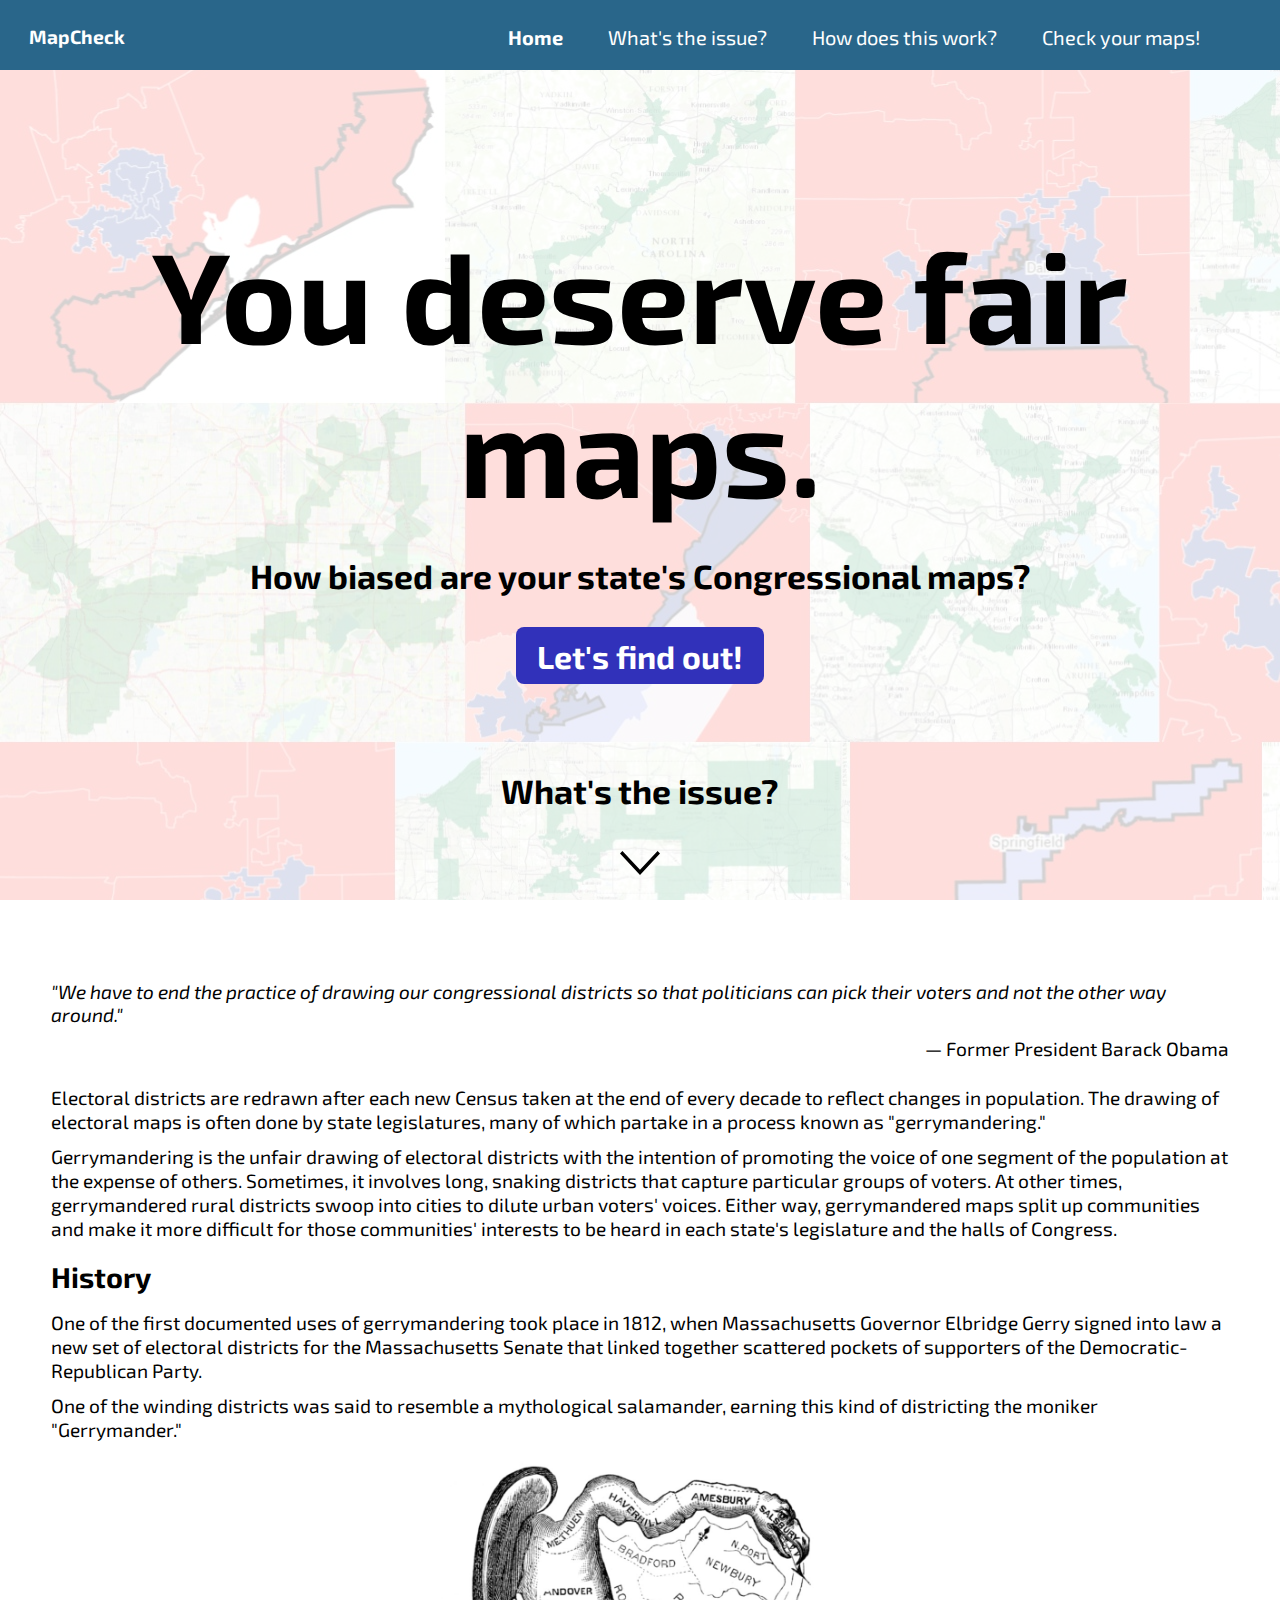
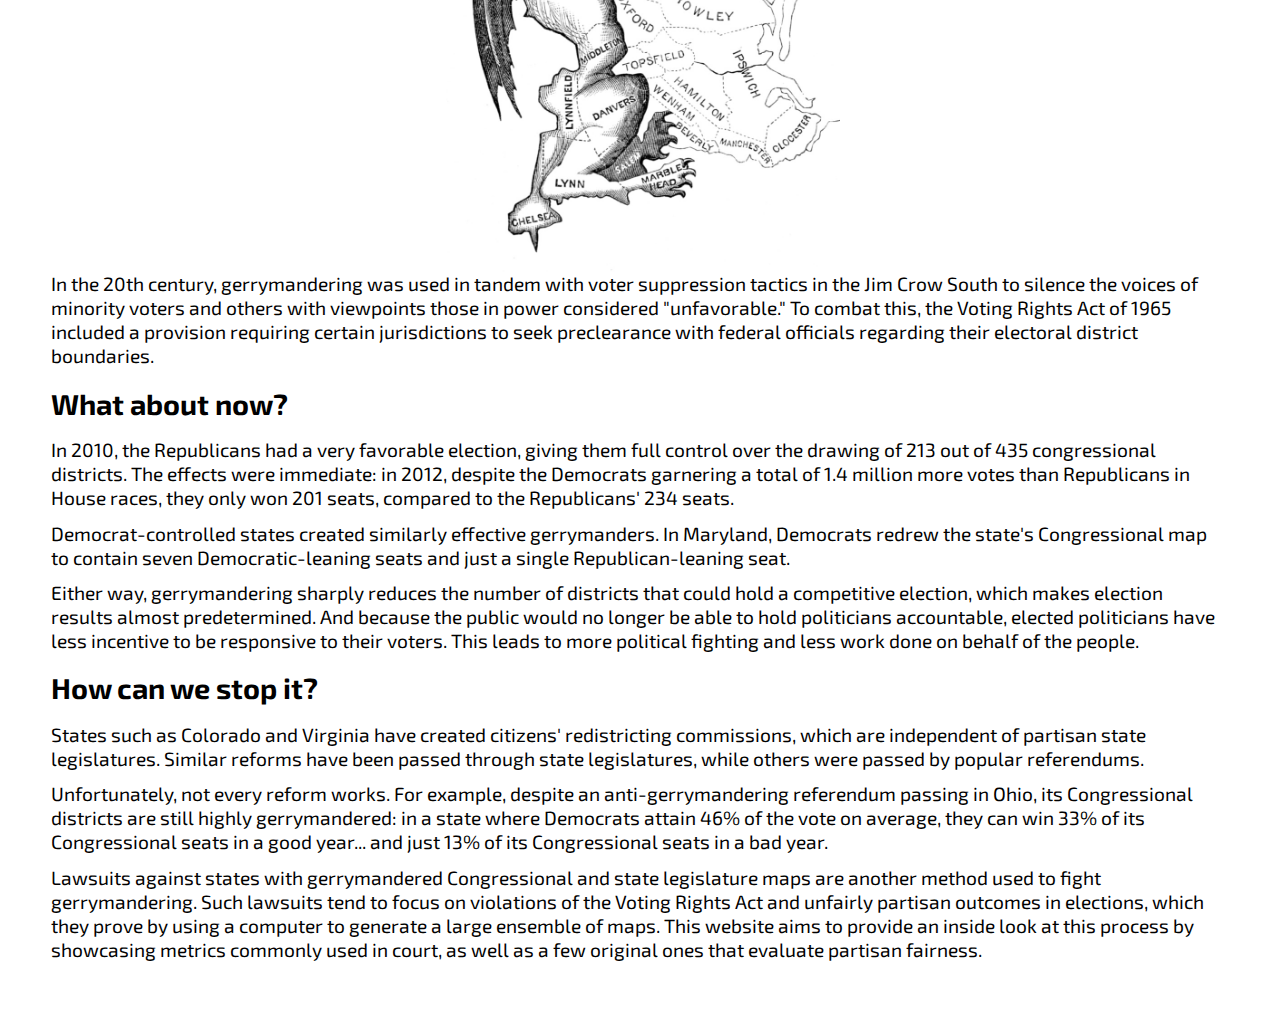
<file: index.html>
<!DOCTYPE html>
<html lang="en">
<head>
    <meta charset="UTF-8">
    <meta http-equiv="X-UA-Compatible" content="IE=edge">
    <meta name="viewport" content="width=device-width, initial-scale=1.0">
    <title>MapCheck</title>
    <link rel="stylesheet" href="./css/main.css">
</head>
<body>
    <div class="navbar">
        <div class="container">
            <a href="#" class="big-name">MapCheck</a>
            
            <img id="mobile-cta" class="mobile-menu" src="img/menu.svg" alt="Open Navigation">

            <nav>
                <img id="mobile-exit" class="mobile-menu-exit" src="img/exit.svg" alt="Close Navigation">
                <ul class="primary-nav">
                    <li class="current"><a href="#">Home</a></li>
                    <li><a href="#issue">What's the issue?</a></li>
                    <li><a href="./process.html">How does this work?</a></li>
                    <li><a href="./map-check.html">Check your maps!</a></li>
                </ul>
            </nav>
        </div>
    </div>
    <section class="hero">
        <div class="background">
            <div class="pic"></div>
        </div>
        <div class="container">
            <div class="title">
                <h1>You deserve fair maps.</h1>
            </div>
            <div class="subtitle">
                <h2>How biased are your state's Congressional maps?</h2>
            </div>
            <div class="hero-cta">
                <a href="./map-check.html">Let's find out!</a>
            </div>
            <div class="issue">
                <h2>What's the issue?</h2>
                <a href="#issue">
                    <img src="./img/down_arrow.svg" alt="Down arrow">
                </a>
            </div>
        </div>
    </section>
    <section class="explainer">
        <div class="container" id="issue">
            <div class="quote">"We have to end the practice of drawing our congressional districts so 
                that politicians can pick their voters and not the other way around."</div>
            <div class="quote-attr">— Former President Barack Obama</div>
            <div class="description">
                <p>Electoral districts are redrawn after each new Census taken at the end of every 
                    decade to reflect changes in population. The drawing of electoral maps is often done 
                    by state legislatures, many of which partake in a process known as "gerrymandering."
                </p>
                <p>Gerrymandering is the unfair drawing of electoral districts with the intention of 
                    promoting the voice of one segment of the population at the expense of others. 
                    Sometimes, it involves long, snaking districts that capture particular groups of 
                    voters. At other times, gerrymandered rural districts swoop into cities to dilute urban 
                    voters' voices. Either way, gerrymandered maps split up communities and make it more 
                    difficult for those communities' interests to be heard in each state's legislature 
                    and the halls of Congress.
                </p>

                <h2>History</h2>
                <p>One of the first documented uses of gerrymandering took place in 1812, when Massachusetts 
                    Governor Elbridge Gerry signed into law a new set of electoral districts for the 
                    Massachusetts Senate that linked together scattered pockets of supporters of the 
                    Democratic-Republican Party.
                </p>
                <p>One of the winding districts was said to resemble a mythological salamander, earning this 
                    kind of districting the moniker "Gerrymander."
                </p>
                <img src="./img/original_gerrymander.jpg" alt="The original gerrymander">
                <p>In the 20th century, gerrymandering was used in tandem with voter suppression tactics in 
                    the Jim Crow South to silence the voices of minority voters and others with viewpoints 
                    those in power considered "unfavorable." To combat this, the Voting Rights Act of 1965 
                    included a provision requiring certain jurisdictions to seek preclearance with federal 
                    officials regarding their electoral district boundaries.
                </p>

                <h2>What about now?</h2>
                <p>In 2010, the Republicans had a very favorable election, giving them full control over the 
                    drawing of 213 out of 435 congressional districts. The effects were immediate: in 2012, 
                    despite the Democrats garnering a total of 1.4 million more votes than Republicans in 
                    House races, they only won 201 seats, compared to the Republicans' 234 seats.
                </p>
                <p>Democrat-controlled states created similarly effective gerrymanders. In Maryland, Democrats 
                    redrew the state's Congressional map to contain seven Democratic-leaning seats and just 
                    a single Republican-leaning seat.
                </p>
                <p>Either way, gerrymandering sharply reduces the number of districts that could hold a 
                    competitive election, which makes election results almost predetermined. And because the 
                    public would no longer be able to hold politicians accountable, elected politicians have 
                    less incentive to be responsive to their voters. This leads to more political fighting and 
                    less work done on behalf of the people.
                </p>

                <h2>How can we stop it?</h2>
                <p>States such as Colorado and Virginia have created citizens' redistricting commissions, which 
                    are independent of partisan state legislatures. Similar reforms have been passed through state 
                    legislatures, while others were passed by popular referendums.
                </p>
                <p>Unfortunately, not every reform works. For example, despite an anti-gerrymandering referendum 
                    passing in Ohio, its Congressional districts are still highly gerrymandered: in a state where 
                    Democrats attain 46% of the vote on average, they can win 33% of its Congressional seats in a 
                    good year... and just 13% of its Congressional seats in a bad year.
                </p>
                <p>Lawsuits against states with gerrymandered Congressional and state legislature maps are another 
                    method used to fight gerrymandering. Such lawsuits tend to focus on violations of the Voting 
                    Rights Act and unfairly partisan outcomes in elections, which they prove by using a computer 
                    to generate a large ensemble of maps. This website aims to provide an inside look at this 
                    process by showcasing metrics commonly used in court, as well as a few original ones that 
                    evaluate partisan fairness.
                </p>
            </div>
        </div>
    </section>
    <script src="js/index.js"></script>
</body>
</html>
</file>
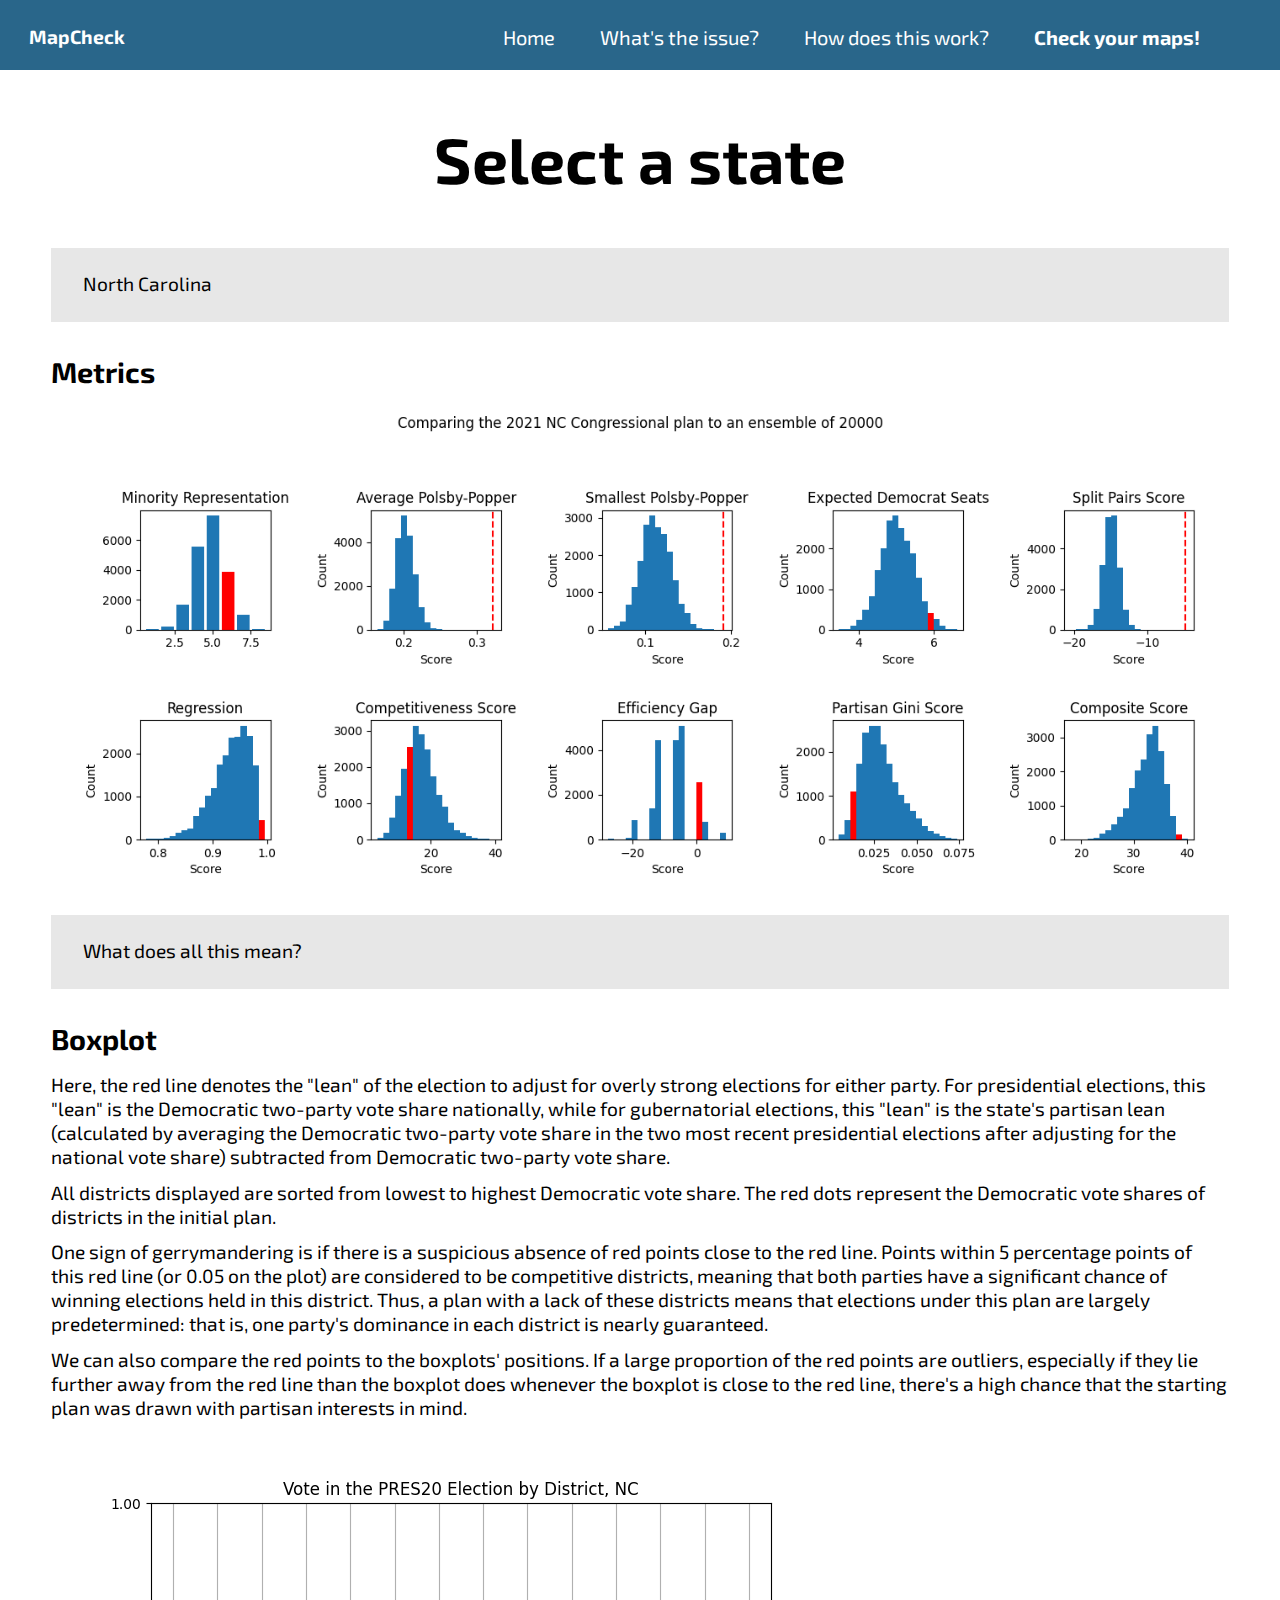
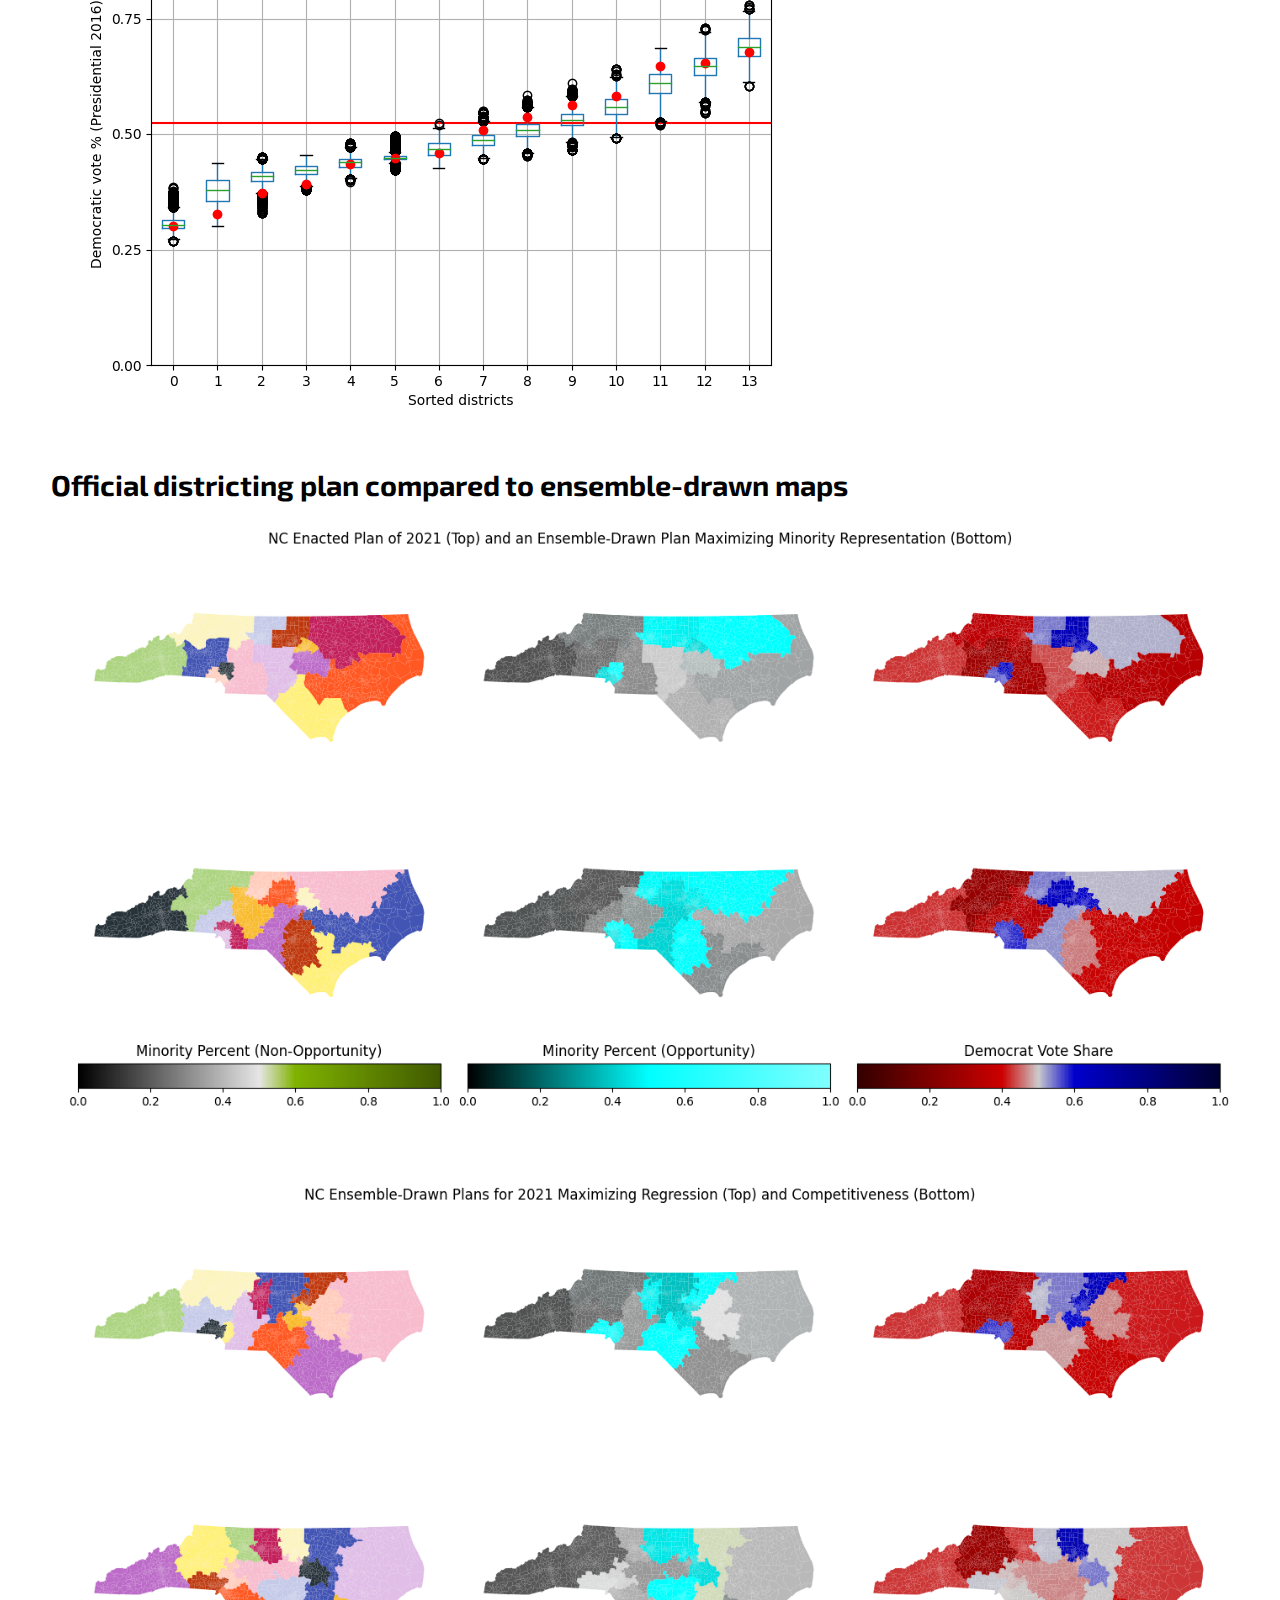
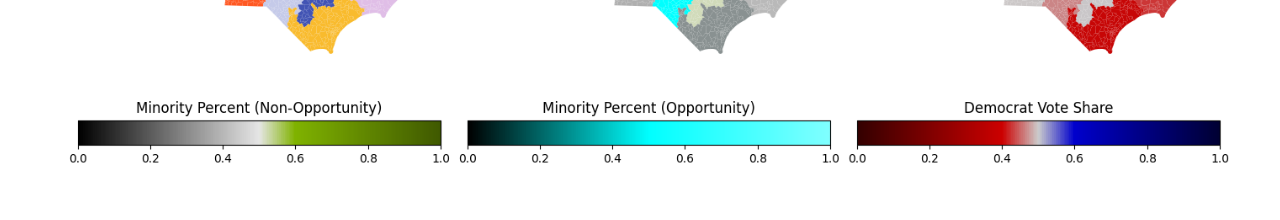
<file: map-check.html>
<!DOCTYPE html>
<html lang="en">
<head>
    <meta charset="UTF-8">
    <meta http-equiv="X-UA-Compatible" content="IE=edge">
    <meta name="viewport" content="width=device-width, initial-scale=1.0">
    <title>MapCheck</title>
    <link rel="stylesheet" href="./css/main.css">
</head>
<body>
    <div class="navbar">
        <div class="container">
            <a href="./index.html" class="big-name">MapCheck</a>
            
            <img id="mobile-cta" class="mobile-menu" src="img/menu.svg" alt="Open Navigation">

            <nav>
                <img id="mobile-exit" class="mobile-menu-exit" src="img/exit.svg" alt="Close Navigation">
                <ul class="primary-nav">
                    <li><a href="./index.html">Home</a></li>
                    <li><a href="./index.html#issue">What's the issue?</a></li>
                    <li><a href="./process.html">How does this work?</a></li>
                    <li class="current"><a href="#">Check your maps!</a></li>
                </ul>
            </nav>
        </div>
    </div>
    <section class="select">
        <div class="container">
            <div class="title">
                <h1>Select a state</h1>
            </div>
        </div>
    </section>
    <section class="analysis">
        <div class="container">
            <button type="button" class="collapsible">
                <p id="selection">North Carolina</p>
            </button>
            <div class="content">
                <div class="more-content">
                    <form method="" action="" name="stateSelector">
                        <select size="8" name="switch" onchange="switchImage();" class="selector">
                            <option value="0">Arizona*</option>
                            <option value="1">Colorado*</option>
                            <option value="2">Georgia*</option>
                            <option value="3">Illinois</option>
                            <option value="4">Michigan*</option>
                            <option value="5">Minnesota*</option>
                            <option value="6">North Carolina</option>
                            <option value="7">Ohio</option>
                            <option value="8">Pennsylvania*</option>
                            <option value="9">South Carolina</option>
                            <option value="10">Texas*</option>
                            <option value="11">Wisconsin*</option>
                        </select>
                    </form>
                </div>
                <div class="disclaimer">
                    <p>States indicated with * are analyzed using their 2010 plans, as I do not yet have their 2020 data.</p>
                </div>
            </div>
            <h2>Metrics</h2>
            <img src="./output/NC/ensemble.png" name="ensemble" class="ensemble"/>
            <button type="button" class="collapsible">
                <p>What does all this mean?</p>
            </button>
            <div class="content">
                <div class="more-content">
                    <ul class="description">
                        <li>
                            <b>Minority representation</b>
                            <p>Districting plans that suppress minority representation are illegal under the Equal 
                                Protection Clause of the 14th Amendment. Under the loosest interpretation of this 
                                restriction, any map that, when compared to maps in the ensemble, contains a 
                                below-average number of minority opportunity districts is illegal. More liberal 
                                interpretations of this restriction may require plans to maximize minority 
                                representation when it is possible to do so without sacrificing traditional 
                                redistricting principles, such as compactness and preservation of communities of 
                                interest.
                            </p>
                            <p> A district is categorized as a minority opportunity district if one of the following 
                                conditions are satisfied:
                            </p>
                            <p>- At least 53% of the district's population is of a racial minority. The additional 
                                3% above the majority-minority baseline is necessary to ensure that minority voters 
                                are able to elect a candidate of their choice, even if their turnout is depressed.
                            </p>
                            <p>- At least 53% of the district's vote share in a 50-50 national environment goes 
                                towards Democrats, and minority voters make up a majority of the Democrats' voter 
                                base so that they can elect their desired candidate in the primary.
                            </p>
                            <p>Currently, my algorithm assumes that 80% of minority votes are for Democrats 
                                regardless of geographic location (which has a significant effect on how people vote). 
                                I based this estimate off of the 
                                <a href="https://www.pewresearch.org/politics/2018/08/09/an-examination-of-the-2016-electorate-based-on-validated-voters/">
                                    2016 national exit polls,
                                </a> in which roughly 79% of minority voters voted for Clinton, and the 
                                <a href="https://www.cnn.com/election/2020/exit-polls/president/national-results">
                                    2020 national exit polls,
                                </a> in which roughly 74% of minority voters voted for Biden.
                                In the future, this can be improved upon by using an ecological interference model 
                                to estimate how individual minority groups voted in each precinct. This will give a 
                                much more accurate result than assuming every minority group gives the same share 
                                of their votes to Democrats.
                            </p>
                        </li>
                        <li>
                            <b>Polsby-Popper</b>
                            <p>Suppose a certain district has perimeter P. Then the Polsby-Popper score for that 
                                district is the ratio of the area of that district to the area of a circle that 
                                also has perimeter P. See 
                                <a href="http://hdl.handle.net/20.500.13051/17448">this article</a>
                                for more information.
                            </p>
                            <p>Unusually low Polsby-Popper scores may be an indicator of long, snaking districts 
                                that are highly gerrymandered. However, every score must be taken in context with 
                                the rest of the ensemble. For example, a district that includes Michigan's Upper 
                                Peninsula naturally has an extremely low Polsby-Popper score, as it needs to take 
                                in a lot of small, jagged islands, as well as the rough Upper Peninsula itself.
                            </p>
                        </li>
                        <li>
                            <b>Expected Democrat seats</b>
                            <p>The probability of a Democrat winning in each district is calculated using two 
                                normal distributions overlaid on top of each other. The first normal 
                                distribution is centered around the Democratic vote share in the district and has 
                                standard deviation 0.03, representing cycle-level differences in the Democratic 
                                vote share. The second normal distribution is centered at points drawn from 
                                the first normal distribution, has standard deviation 0.02, and represents 
                                district-level variations in the Democratic vote share. The expected number of 
                                seats won by Democrats is the sum of all of these values throughout each district.  
                                This works by Linearity of Expectation, a mathematical property that allows us to 
                                ignore the fact that Democratic vote shares in the same election cycle are 
                                correlated with each other.
                            </p>
                            <p>This is essentially a simplified version of the Bayesian hierarchical model used by 
                                <a href="https://planscore.org/models/data/2022F/">PlanScore</a> to calculate the 
                                probability of each party winning an election in each district. The largest 
                                difference is that this simplified version recenters the Democratic vote based on 
                                the partisan lean of the overall election (explained in the "Boxplot" section).
                            </p>
                        </li>
                        <li>
                            <b>Split pairs score</b>
                            <p>Timmy is a voter who doesn't remember what district he lives in! For some reason, 
                                instead of searching for this information on Google, Timmy asks a random person 
                                that lives in his county what district they live in. The split pairs score of a 
                                county is the probability that Timmy and the random person he asked live in 
                                different districts. The split pairs score of the entire map is the sum of each 
                                county's split pairs score.
                            </p>
                            <p>For some reason, I negated this score. This doesn't affect anything, however.</p>
                            <p>A plan that splits fewer counties and attempts to keep split counties mostly 
                                intact is less confusing for voters. Conversely, a plan with a large number of 
                                county splits and few intact counties is not only more confusing for voters, it 
                                could also be an indication of gerrymandering.
                            </p>
                            <p>As the ensemble-generated plans are blind to county boundary lines, they tend to 
                                trespass these indiscriminately. Thus, if an enacted plan has a split pairs score 
                                similar or not much higher (or even lower) than the plans in the ensemble, it could 
                                be an indicatino of gerrymandering.
                            </p>
                        </li>
                        <li>
                            <b>Regression</b>
                            <p>To calculate the regression score of a plan, the districts are first sorted by 
                                their Democratic vote shares (see the boxplot in the next section). Next, the 
                                program fits the points to a linear regression and calculates the R-squared 
                                coefficient. A low regression score indicates that the enacted plan may have an 
                                unnecessarily large jump in the partisan leans of its districts, an indicator 
                                of gerrymandering.
                            </p>
                            <p>Comparing an enacted plan's regression score to the scores of plans in a large 
                                ensemble allows us to examine the plan's regression score in context of the 
                                political geography of the state. Doing so allows us to see that in some states, 
                                such as Ohio and North Carolina, a near-perfect regression score of greater than 
                                0.99 can be achieved, while in other states like Pennsylvania, reasonably compact 
                                plans that achieve a regression score above 0.95 are extremely rare.
                            </p>
                        </li>
                        <li>
                            <b>Competitiveness score</b>
                            <p>The competitiveness score for each district is calculated by finding 
                                the party that is less likely to win the district, then doubling the percent 
                                chance that this party wins the district's election. This caps the district's 
                                score at 100. The competitiveness score for the entire map is computed by 
                                averaging the competitiveness scores for each district in the map.
                            </p>
                            <p>Competitive elections make it easier for the public to hold their elected officials 
                                accountable, so a plan with a high competitiveness score could promote more 
                                responsive (and responsible) elected officials. However, this can also be an
                                indication of a failed gerrymander: that is, a map with formerly "safe" districts 
                                for one party that voter realignments have made more competitive. Examples include 
                                Georgia's 6th and 7th Congressional Districts, as well as Virginia's 10th 
                                Congressional District, where I used to live, in the late 2010s.
                            </p>
                        </li>
                        <li>
                            <b>Efficiency gap</b>
                            <p>Each party only needs a simple majority of the votes, or 50% and one additional 
                                vote, to win. Every vote above this 50% +1 threshold for the winning party, and 
                                every vote for the losing party, has no effect on the outcome. We call all of 
                                these votes "wasted votes."
                            </p>
                            <p>To calculate the efficiency gap, we first subtract the number of wasted votes for 
                                the Democratic party from the number of wasted votes for the Republican party, then 
                                divide this number by the total number of votes. An abnormally large efficiency 
                                gap, especially when compared to the efficiency gaps of plans in the ensemble, 
                                is usually a reliable indicator of gerrymandering.
                            </p>
                            <p>For more information, check out 
                                <a href="https://papers.ssrn.com/sol3/papers.cfm?abstract_id=2457468">this article</a>.
                            </p>
                        </li>
                        <li>
                            <b>Partisan Gini score</b>
                            <p>Like with calculating regression, we sort each district by their Democratic vote shares.
                                However, instead of using points, we use a histogram with the x-axis scaled from 0 to 1.
                                So for example, if we are trying to draw a map of n districts, the district with the 
                                second-smallest Democratic vote share would have a bar running from 1/n to 2/n, and its 
                                height would be its Democratic vote share.
                            </p>
                            <p>To calculate the partisan Gini score, we find the area of this graph's intersection with 
                                its reflection about (.5, .5). Abnormally high partisan Gini scores are strong indicators 
                                of partisan gerrymandering.
                            </p>
                        </li>
                        <li>
                            <b>Composite score</b>
                            <p>After computing all of these metrics, we need to redo some of them! For the category 
                                "expected Democrat seats," we calculate the average throughout all plans in our ensemble,
                                then replace every value with its (positive) deviation from the mean. This means both an 
                                excessive Republican number of seats and an excessive Democratic number of seats are 
                                weighted the same way, instead of having one positive and one negative. Next, we 
                                normalize the metrics so that their standard deviations in the ensemble are roughly 1. 
                                Additionally, we assign negative weighting for metrics where a higher value is indicative 
                                of gerrymandering, such as the partisan Gini score. After taht, we scale important metrics 
                                up and less important or already covered metrics down. For example, average Polsby-Popper 
                                is scaled down by about 50%, since important parts of it are already covered by minimum 
                                Polsby-Popper. Finally, we add all of these together to produce the composite score.
                            </p>
                            <p>An enacted plan with an abnormally low composite score must have scored low on multiple 
                                metrics, meaning it failed many gerrymandering tests and was likely drawn to be either a 
                                racial or partisan gerrymander (or both).
                            </p>
                        </li>
                    </ul>
                </div>
            </div>

            <h2>Boxplot</h2>
            <p>Here, the red line denotes the "lean" of the election to adjust for overly strong elections 
                for either party. For presidential elections, this "lean" is the Democratic two-party vote 
                share nationally, while for gubernatorial elections, this "lean" is the state's partisan lean 
                (calculated by averaging the Democratic two-party vote share in the two most recent 
                presidential elections after adjusting for the national vote share) subtracted from Democratic 
                two-party vote share.
            </p>
            <p>All districts displayed are sorted from lowest to highest Democratic vote share. The red dots 
                represent the Democratic vote shares of districts in the initial plan.
            </p>
            <p>One sign of gerrymandering is if there is a suspicious absence of red points close to the red line. 
                Points within 5 percentage points of this red line (or 0.05 on the plot) are considered to be 
                competitive districts, meaning that both parties have a significant chance of winning elections 
                held in this district. Thus, a plan with a lack of these districts means that elections under this 
                plan are largely predetermined: that is, one party's dominance in each district is nearly guaranteed.
            </p>
            <p>We can also compare the red points to the boxplots' positions. If a large proportion of the red points 
                are outliers, especially if they lie further away from the red line than the boxplot does whenever 
                the boxplot is close to the red line, there's a high chance that the starting plan was drawn with 
                partisan interests in mind.
            </p>
            <img src="./output/NC/boxplot.png" name="boxplot" class="boxplot"/>
            
            <h2>Official districting plan compared to ensemble-drawn maps</h2>
            <img src="./output/NC/map1.png" name="map1" class="map1"/>
            <img src="./output/NC/map2.png" name="map2" class="map2"/>
            
        </div>
    </section>
    <script src="js/index.js"></script>
</body>
</html>
</file>
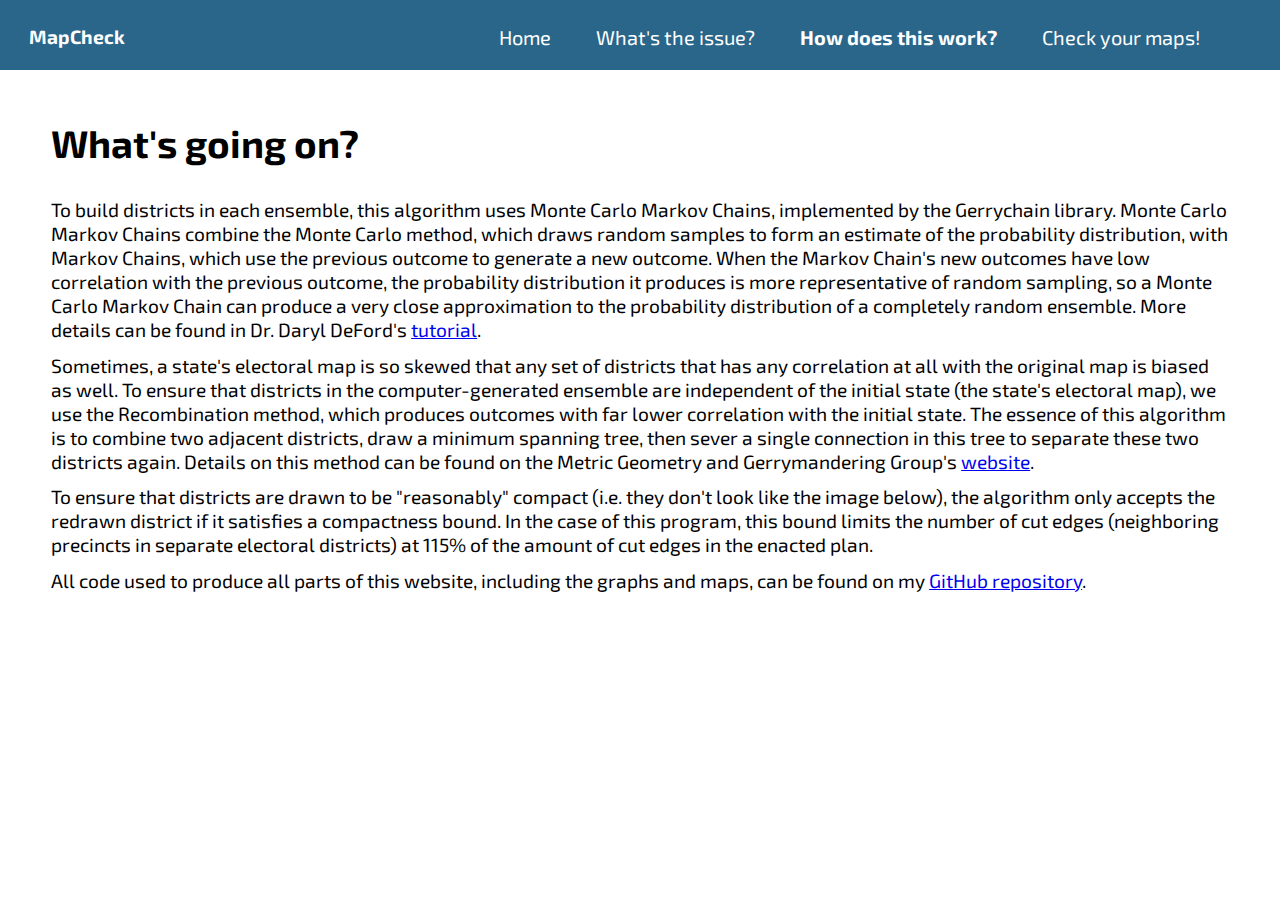
<file: process.html>
<!DOCTYPE html>
<html lang="en">
<head>
    <meta charset="UTF-8">
    <meta http-equiv="X-UA-Compatible" content="IE=edge">
    <meta name="viewport" content="width=device-width, initial-scale=1.0">
    <title>Process — MapCheck</title>
    <link rel="stylesheet" href="./css/main.css">
</head>
<body>
    <div class="navbar">
        <div class="container">
            <a href="./index.html" class="big-name">MapCheck</a>
            
            <img id="mobile-cta" class="mobile-menu" src="img/menu.svg" alt="Open Navigation">

            <nav>
                <img id="mobile-exit" class="mobile-menu-exit" src="img/exit.svg" alt="Close Navigation">
                <ul class="primary-nav">
                    <li><a href="./index.html">Home</a></li>
                    <li><a href="./index.html#issue">What's the issue?</a></li>
                    <li class="current"><a href="#">How does this work?</a></li>
                    <li><a href="./map-check.html">Check your maps!</a></li>
                </ul>
            </nav>
        </div>
    </div>
    <section class="process">
        <div class="container">
            <div class="title">
                <h1>What's going on?</h1>
            </div>
            <p>
                To build districts in each ensemble, this algorithm uses Monte Carlo Markov Chains, implemented 
                by the Gerrychain library. Monte Carlo Markov Chains combine the Monte Carlo method, which 
                draws random samples to form an estimate of the probability distribution, with Markov Chains, 
                which use the previous outcome to generate a new outcome. When the Markov Chain's new outcomes 
                have low correlation with the previous outcome, the probability distribution it produces is 
                more representative of random sampling, so a Monte Carlo Markov Chain can produce a very close 
                approximation to the probability distribution of a completely random ensemble. More details can 
                be found in Dr. Daryl DeFord's 
                <a href="https://www.math.wsu.edu/faculty/ddeford/MCMC_Intro_plus.pdf">tutorial</a>.
            </p>
            <p>
                Sometimes, a state's electoral map is so skewed that any set of districts that has any 
                correlation at all with the original map is biased as well. To ensure that districts in the 
                computer-generated ensemble are independent of the initial state (the state's electoral map), 
                we use the Recombination method, which produces outcomes with far lower correlation with the 
                initial state. The essence of this algorithm is to combine two adjacent districts, draw a minimum 
                spanning tree, then sever a single connection in this tree to separate these two districts again. 
                Details on this method can be found on the Metric Geometry and Gerrymandering Group's 
                <a href="https://mggg.org/uploads/ReCom.pdf">website</a>.
            </p>
            <p>
                To ensure that districts are drawn to be "reasonably" compact (i.e. they don't look like the 
                image below), the algorithm only accepts the redrawn district if it satisfies a compactness 
                bound. In the case of this program, this bound limits the number of cut edges (neighboring 
                precincts in separate electoral districts) at 115% of the amount of cut edges in the enacted 
                plan.
            </p>
            <p>
                All code used to produce all parts of this website, including the graphs and maps, can be found 
                on my <a href="https://www.github.com/lukewnag/map-check">GitHub repository</a>.
            </p>
        </div>
    </section>
</body>
</html>
</file>
<file: css/main.css>
@import url('https://fonts.googleapis.com/css2?family=Exo+2:wght@300&display=swap');

* {
    border: 0;
    outline: 0;
    padding: 0;
    margin: 0;
    box-sizing: border-box;
}

body {
    margin: 0;
    font-family: 'Exo 2';
}

.navbar {
    background: #29668a;
    padding: 1em;
    z-index: 1;
    position: fixed;
    width: 100%;
    color: white;
    font-size: 1.2em;
}

.navbar a {
    text-decoration:none;
    color: #ffffff;
}

.navbar nav {
    display: none;
    text-decoration: none;
}

.navbar .container {
    display: flex;
    place-content: space-between;
    
}

.navbar .mobile-menu {
    float: right;
    margin: .5em;
    cursor: pointer;
}

nav.menu-btn {
    display: block;
}

nav {
    position: fixed;
    z-index: 990;
    width: 100%;
    right: 0;
    top: 0;
    background: linear-gradient(to right, #29668a8d, #29668a);
    height: 100vh;
    padding: 1em;
}

nav ul.primary-nav {
    margin-top: 4em;
}

.navbar .container .big-name {
    font-weight: bold;
}

nav li {
    padding: .5em;
    font-size: 1.3em;
    text-align: right;
}

nav li a:hover {
    font-weight: bold;
}

nav li a:active {
    background: none;
}

/* this part doesn't work for some reason */
.navbar .big-name a:active { 
    background: none;
}

.mobile-menu-exit {
    float: right;
    margin: .5em;
    cursor: pointer;
}

ul {
    list-style-type: none;
    margin: 0;
    padding: 0;
}

.hero {
    position: relative;
    text-align: center;
    height: 100vh;
}

.hero .background {
    position: absolute;
    width: 100%;
    height: 100%;
    overflow: hidden;
    left: 0;
    top: 0;
    z-index: -1;
}

.hero .background .pic {
    height: 100%;
    width: 400vw;
    margin-top: 4rem;
    background-image: url('../img/background.jpg');
    background-repeat: repeat-x;
    animation: infscroll 30s linear infinite;
    opacity: 0.2;
}

@keyframes infscroll {
    0% {
        transform: translateX(0) scale(1);
    }

    97% {
        transform: translate(-200vw) scale(1);
    }

    100% {
        transform: translateX(0%) scale(1);
    }
}

.hero .container {
    height: 100%;
    display: flex;
    flex-flow: column nowrap;
    justify-content: center;
    align-items: center;
}

.hero .title {
    font-size: 8vw;
}

.hero .subtitle {
    font-size: 2.8vw;
    margin-top: 0.5em;
    margin-bottom: 0.5em;
}

.hero-cta a:link, a:visited {
    color: white;
    text-decoration: none;
    background: rgb(49, 49, 186);
    color: white;
    padding: .6rem 1.3rem;
    font-size: 4vw;
    border-radius: 0.5rem;
    font-weight: bold;
    display: inline-block;
}

.hero-cta a:hover, a:active {
    background-color: rgb(65, 65, 240);
}

.hero .issue {
    font-size: 2.8vw;
    position: absolute;
    bottom: 0;
    width: 100%;
    text-align: center;
}

.hero .issue img {
    width: 4rem;
    height: 4rem;
}

.hero .issue a:active {
    background: none;
}

p {
    line-height: 1.25em;
    margin-bottom: 0.6em;
}

h2 {
    margin-top: 0.6em;
    margin-bottom: 0.6em;
}

.explainer .container {
    padding: 4vw;
    padding-top: 5rem;
    font-size: 1.2rem;
}

.quote {
    font-style: italic;
}

.quote-attr {
    text-align: right;
    margin-top: 0.7rem;
    margin-bottom: 1.6rem;
}

.description img {
    max-width: 100%;
    display: block;
    margin-left: auto;
    margin-right: auto;
}

.select .container {
    text-align: center;
    padding-top: 7.5rem;
    font-size: 2rem;
}

.disclaimer {
    font-size: 1rem;
    padding-bottom: 1rem;
}

.analysis .container {
    padding: 4vw;
    font-size: 1.2rem;
}

.collapsible {
    background-color: #e7e7e7;
    cursor: pointer;
    padding-top: 1.5rem;
    padding-left: 2rem;
    padding-bottom: 0.9rem;
    width: 100%;
    border: none;
    text-align: left;
    outline: none;
    font-size: 1.2rem;
    font-family: 'Exo 2';
}
  
.collapsible:hover {
    background-color: #ccc;
}
  
.content {
    padding: 0 2rem;
    max-height: 0;
    overflow: hidden;
    transition: max-height 0.2s ease-out;
    background-color: #f1f1f1;
}

.more-content {
    padding: 1rem 0;
    font-size: 1rem;
}

.selector {
    font-family: 'Exo 2';
    background-color: #f1f1f1;
    font-size: 1rem;
}

.ensemble, .map1, .map2 {
    max-width: 100%;
    height: auto;
}

.map2 {
    padding-top: 4rem;
}

.boxplot {
    max-width: 70%;
    height: auto;
}

.analysis h2 {
    margin-top: 2rem;
}

.process .container {
    padding: 4vw;
    padding-top: 7.5rem;
    font-size: 1.2rem;
}

.process h1 {
    margin-bottom: 2rem;
}

@media only screen and (min-width: 400px) {
    .description img {
        width: 400px;
    }
}

@media only screen and (min-width: 768px) {
    .mobile-menu, .mobile-menu-exit {
        display: none;
    }
    .navbar {padding: 0.4em 1em;}
    .navbar .container {
        display: grid;
        grid-template-columns: 180px auto;
    }
    .navbar nav {
        display: flex;
        justify-content: space-between;
        background: none;
        position: unset;
        height: auto;
        width: 100%;
        padding: 0;
    }
    .navbar nav ul {
        display: flex;
    }
    .navbar .container .big-name {
        padding: .1em 0.5em;
        font-size: 1em;
        margin-top: 0.8em;
    }
    .navbar .container a {
        padding: .1em 0.5em;
        font-size: 0.8em;
    }

    .navbar nav ul.primary-nav {
        margin: 0;
        margin-right: 2em;
    }

    .navbar nav li.current a {
        font-weight: bold;
    }

    
    .hero .title {
        font-size: 4rem;
    }

    .hero .subtitle {
        font-size: 1.4rem;
    }

    .hero-cta a:link, a:visited {
        padding: .6rem 1.3rem;
        font-size: 2rem;
    }

    .hero .issue {
        font-size: 1.4rem;
    }
}
</file>
